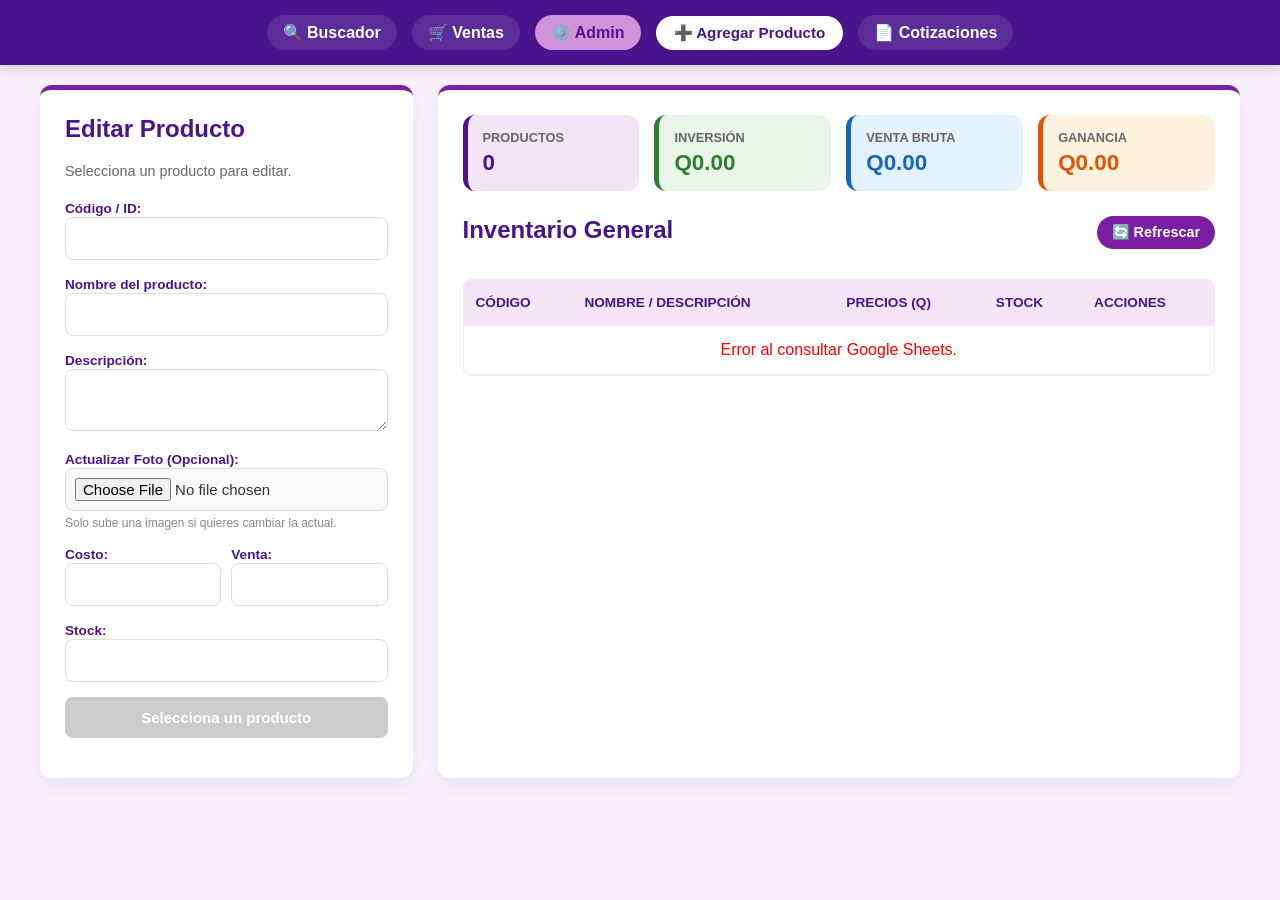
<file: admin.html>
<!DOCTYPE html>
<html lang="es">
<head>
  <meta charset="UTF-8">
  <meta name="viewport" content="width=device-width, initial-scale=1.0">
  <title>Kaizen - Administración</title>
  <link rel="stylesheet" href="styles.css">
</head>
<body>
  <nav>
    <div style="display: flex; justify-content: center; width: 100%; gap: 15px; align-items: center; flex-wrap: wrap;">
      <a href="index.html">🔍 Buscador</a>
      <a href="venta.html">🛒 Ventas</a>
      <a href="admin.html" style="background: var(--morado-claro); color: var(--morado-oscuro);">⚙️ Admin</a>
      <button onclick="abrirModalNuevoProducto()" style="background: #fff; color: var(--morado-oscuro); padding: 8px 18px; border-radius: 20px; margin: 0; width: auto; font-size: 0.95em;">
        ➕ Agregar Producto
      </button>
      <a href="Generador_Cotizaciones.html">📄 Cotizaciones</a>
    </div>
  </nav>

  <div class="container flex-2-col">
    <!-- Panel de Edición -->
    <div class="col-3 panel">
      <h2 id="titulo-form">Editar Producto</h2>
      <p style="font-size: 0.9em; color: #666; margin-bottom: 20px;">Selecciona un producto para editar.</p>
      
      <form id="form-editar" onsubmit="guardarEdicion(event)">
        <input type="hidden" id="prod-fila" value="">
        <input type="hidden" id="prod-imagen-actual" value=""> <!-- Para guardar la url si no suben foto nueva -->

        <label style="font-size: 0.85em; color: var(--morado-oscuro); font-weight: bold;">Código / ID:</label>
        <input type="text" id="prod-codigo" required>

        <label style="font-size: 0.85em; color: var(--morado-oscuro); font-weight: bold;">Nombre del producto:</label>
        <input type="text" id="prod-nombre" required>

        <label style="font-size: 0.85em; color: var(--morado-oscuro); font-weight: bold;">Descripción:</label>
        <textarea id="prod-desc" rows="2"></textarea>
        
        <!-- SELECCIONAR FOTO (FILE) -->
        <label style="font-size: 0.85em; color: var(--morado-oscuro); font-weight: bold;">Actualizar Foto (Opcional):</label>
        <input type="file" id="prod-file" accept="image/*">
        <p style="font-size: 0.75em; color: #888; margin-top: -10px; margin-bottom: 15px;">Solo sube una imagen si quieres cambiar la actual.</p>

        <div style="display: flex; gap: 10px;">
            <div style="flex: 1;">
                <label style="font-size: 0.85em; color: var(--morado-oscuro); font-weight: bold;">Costo:</label>
                <input type="number" id="prod-costo" step="0.01" required>
            </div>
            <div style="flex: 1;">
                <label style="font-size: 0.85em; color: var(--morado-oscuro); font-weight: bold;">Venta:</label>
                <input type="number" id="prod-precio" step="0.01" required>
            </div>
        </div>

        <label style="font-size: 0.85em; color: var(--morado-oscuro); font-weight: bold;">Stock:</label>
        <input type="number" id="prod-cantidad" required>

        <button type="submit" id="btn-submit" disabled>Selecciona un producto</button>
        <button type="button" onclick="cancelarEdicion()" class="btn-danger" style="display:none;" id="btn-cancelar">Cancelar</button>
      </form>
    </div>

    <!-- Tabla y Resumen -->
    <div class="col-7 panel">
      
      <!-- DASHBOARD DE TOTALES -->
      <div style="display: grid; grid-template-columns: repeat(auto-fit, minmax(140px, 1fr)); gap: 15px; margin-bottom: 25px;">
        <div style="background: #f3e5f5; padding: 15px; border-radius: 12px; border-left: 5px solid var(--morado-oscuro);">
          <p style="margin: 0; font-size: 0.8em; color: #666; font-weight: bold;">PRODUCTOS</p>
          <h3 id="metric-productos" style="margin: 5px 0 0 0; font-size: 1.4em; color: var(--morado-oscuro);">0</h3>
        </div>
        <div style="background: #e8f5e9; padding: 15px; border-radius: 12px; border-left: 5px solid #2e7d32;">
          <p style="margin: 0; font-size: 0.8em; color: #666; font-weight: bold;">INVERSIÓN</p>
          <h3 id="metric-costo" style="margin: 5px 0 0 0; font-size: 1.4em; color: #2e7d32;">Q0.00</h3>
        </div>
        <div style="background: #e3f2fd; padding: 15px; border-radius: 12px; border-left: 5px solid #1565c0;">
          <p style="margin: 0; font-size: 0.8em; color: #666; font-weight: bold;">VENTA BRUTA</p>
          <h3 id="metric-venta" style="margin: 5px 0 0 0; font-size: 1.4em; color: #1565c0;">Q0.00</h3>
        </div>
        <div style="background: #fff3e0; padding: 15px; border-radius: 12px; border-left: 5px solid #e65100;">
          <p style="margin: 0; font-size: 0.8em; color: #666; font-weight: bold;">GANANCIA</p>
          <h3 id="metric-ganancia" style="margin: 5px 0 0 0; font-size: 1.4em; color: #e65100;">Q0.00</h3>
        </div>
      </div>

      <div style="display: flex; justify-content: space-between; align-items: flex-start; margin-bottom: 15px;">
        <h2 style="margin-bottom: 5px;">Inventario General</h2>
        <button onclick="cargarDatos()" style="width: auto; padding: 8px 15px; font-size: 0.9em; border-radius: 20px;">🔄 Refrescar</button>
      </div>
      
      <div class="table-container">
        <table>
          <thead>
            <tr>
              <th>Código</th>
              <th>Nombre / Descripción</th>
              <th>Precios (Q)</th>
              <th>Stock</th>
              <th>Acciones</th>
            </tr>
          </thead>
          <tbody id="tabla-admin">
            <tr><td colspan="5" style="text-align: center; padding: 30px;">Cargando inventario...</td></tr>
          </tbody>
        </table>
      </div>
    </div>
  </div>

  <!-- MODAL CREAR CON UPLOAD -->
  <div id="modal-nuevo-producto" class="modal-overlay">
    <div class="modal-content" style="max-width: 500px; width: 95%; max-height: 90vh; overflow-y: auto; text-align: left;">
      <h2 style="color: var(--morado-oscuro); margin-bottom: 20px; text-align: center;">Registrar Nuevo Producto</h2>
      
      <form id="form-nuevo" onsubmit="guardarNuevoProducto(event)">
        <label style="font-size: 0.85em; color: var(--morado-oscuro); font-weight: bold;">Código / ID de Barras:</label>
        <input type="text" id="nuevo-codigo" required>

        <label style="font-size: 0.85em; color: var(--morado-oscuro); font-weight: bold;">Nombre del producto:</label>
        <input type="text" id="nuevo-nombre" required>

        <label style="font-size: 0.85em; color: var(--morado-oscuro); font-weight: bold;">Descripción:</label>
        <textarea id="nuevo-desc" rows="2"></textarea>

        <!-- SELECCIONAR FOTO (FILE) -->
        <label style="font-size: 0.85em; color: var(--morado-oscuro); font-weight: bold;">Subir Foto de tu Dispositivo:</label>
        <input type="file" id="nuevo-file" accept="image/*">

        <div style="display: flex; gap: 10px;">
            <div style="flex: 1;">
                <label style="font-size: 0.85em; color: var(--morado-oscuro); font-weight: bold;">Precio Costo:</label>
                <input type="number" id="nuevo-costo" step="0.01" required>
            </div>
            <div style="flex: 1;">
                <label style="font-size: 0.85em; color: var(--morado-oscuro); font-weight: bold;">Precio Venta:</label>
                <input type="number" id="nuevo-precio" step="0.01" required>
            </div>
        </div>

        <label style="font-size: 0.85em; color: var(--morado-oscuro); font-weight: bold;">Cantidad Inicial:</label>
        <input type="number" id="nuevo-cantidad" required>

        <div style="display: flex; gap: 10px; margin-top: 15px;">
            <button type="submit" id="btn-submit-nuevo" style="flex: 1;">💾 Guardar Producto</button>
            <button type="button" onclick="cerrarModalNuevoProducto()" class="btn-danger" style="flex: 1;">❌ Cancelar</button>
        </div>
      </form>
    </div>
  </div>

  <script src="admin.js"></script>
</body>
</html>
</file>
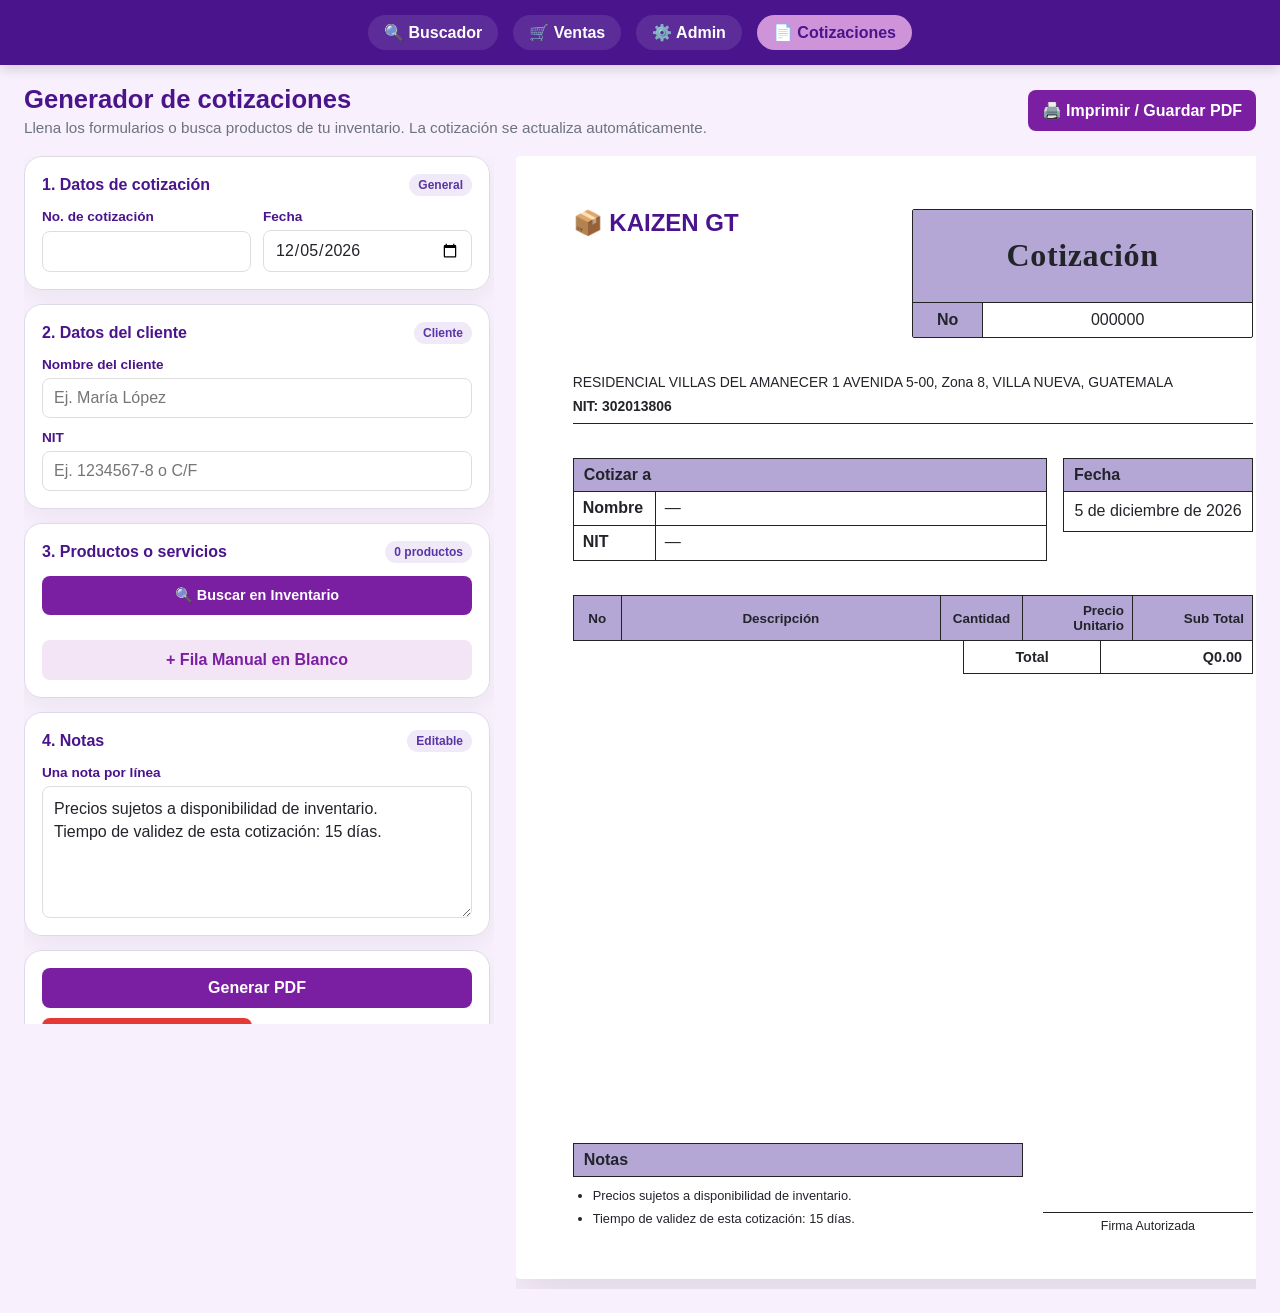
<file: Generador_Cotizaciones.html>
<!doctype html>
<html lang="es">
<head>
  <meta charset="utf-8" />
  <meta name="viewport" content="width=device-width, initial-scale=1" />
  <title>Kaizen - Cotizaciones</title>
  <style>
    :root {
      --purple: #8f72bd;
      --purple-dark: #5b34a5;
      --purple-soft: #efe9f8;
      --ink: #22242a;
      --muted: #6c7280;
      --border: #ded9e8;
      --surface: #ffffff;
      --page: #f5f3f8;
      --danger: #b42318;
      --shadow: 0 18px 50px rgba(46, 28, 74, .12);
    }

    * { box-sizing: border-box; }
    html { scroll-behavior: smooth; }
    body {
      margin: 0;
      font-family: 'Segoe UI', Tahoma, Geneva, Verdana, sans-serif;
      color: var(--ink);
      background-color: #f8f0fc;
    }

    /* Barra de Navegación Uniforme */
    nav {
      background-color: #4a148c;
      padding: 15px 20px;
      display: flex;
      justify-content: center;
      align-items: center;
      flex-wrap: wrap;
      gap: 15px;
      box-shadow: 0 4px 12px rgba(0,0,0,0.15);
      margin-bottom: 20px;
    }
    nav a {
      color: #ffffff; text-decoration: none;
      font-weight: bold; padding: 8px 16px;
      border-radius: 20px; transition: all 0.3s ease;
      background: rgba(255,255,255,0.1);
    }
    nav a:hover, nav a:active {
      background-color: #ce93d8;
      color: #4a148c;
      transform: translateY(-2px);
    }
    nav a.active {
       background-color: #ce93d8;
       color: #4a148c;
    }

    button, input, textarea { font: inherit; }
    button { cursor: pointer; }

    .app-shell {
      width: min(1500px, 100%);
      margin: 0 auto;
      padding: 0 24px 24px 24px;
    }

    .topbar {
      display: flex;
      align-items: center;
      justify-content: space-between;
      gap: 16px;
      margin-bottom: 20px;
    }

    .topbar h1 { margin: 0; font-size: clamp(1.35rem, 2vw, 2rem); color: #4a148c; }
    .topbar p { margin: 5px 0 0; color: var(--muted); font-size: .95rem; }

    .workspace {
      display: grid;
      grid-template-columns: minmax(360px, 470px) minmax(650px, 1fr);
      gap: 22px;
      align-items: start;
    }

    .editor {
      position: sticky;
      top: 16px;
      display: grid;
      gap: 14px;
      max-height: calc(100vh - 32px);
      overflow: auto;
      padding-right: 4px;
    }

    .panel {
      background: rgba(255, 255, 255, .94);
      border: 1px solid var(--border);
      border-radius: 18px;
      padding: 17px;
      box-shadow: 0 8px 24px rgba(46, 28, 74, .06);
    }

    .panel-title {
      display: flex;
      align-items: center;
      justify-content: space-between;
      gap: 10px;
      margin-bottom: 13px;
    }
    .panel-title h2 { margin: 0; font-size: 1rem; color: #4a148c;}
    .badge {
      color: var(--purple-dark);
      background: var(--purple-soft);
      border-radius: 999px;
      padding: 4px 9px;
      font-weight: 700;
      font-size: .75rem;
    }

    .field-grid { display: grid; grid-template-columns: 1fr 1fr; gap: 12px; }
    .field { display: grid; gap: 6px; }
    .field.full { grid-column: 1 / -1; }
    label { color: #4a148c; font-size: .85em; font-weight: 700; }
    input, textarea, select {
      width: 100%;
      border: 1px solid #ddd;
      background: #fff;
      border-radius: 8px;
      padding: 10px 11px;
      color: var(--ink);
      outline: none;
      transition: border-color .18s ease, box-shadow .18s ease;
    }
    input:focus, textarea:focus, select:focus {
      border-color: #7b1fa2;
      box-shadow: 0 0 0 3px rgba(123, 31, 162, 0.15);
    }
    textarea { min-height: 132px; resize: vertical; line-height: 1.45; }

    .products-editor { display: grid; gap: 10px; }
    .product-row {
      display: grid;
      grid-template-columns: minmax(0, 1fr) 80px 112px 36px;
      gap: 8px;
      align-items: end;
      padding: 11px;
      border: 1px solid var(--border);
      border-radius: 13px;
      background: #fbfafe;
    }
    .product-row .subtotal-mini {
      grid-column: 1 / -1;
      text-align: right;
      color: var(--purple-dark);
      font-weight: 800;
      font-size: .84rem;
    }
    .icon-btn {
      width: 36px;
      height: 40px;
      border: 0;
      border-radius: 10px;
      background: #fce8e6;
      color: var(--danger);
      font-size: 1.2rem;
      line-height: 1;
    }
    .icon-btn:disabled { opacity: .45; cursor: not-allowed; }

    .btn {
      border: 0;
      border-radius: 8px;
      padding: 11px 14px;
      font-weight: 800;
      transition: transform .15s ease, opacity .15s ease;
    }
    .btn:hover { transform: translateY(-2px); box-shadow: 0 4px 10px rgba(0,0,0,0.15); }
    .btn-primary { background: #7b1fa2; color: #fff; }
    .btn-soft { background: #f3e5f5; color: #7b1fa2; }
    .btn-outline { background: #fff; color: #7b1fa2; border: 1px solid #ce93d8; }
    .btn-danger { background: #e53935; color: #fff;}
    .btn-wide { width: 100%; }
    .actions { display: grid; grid-template-columns: 1fr 1fr; gap: 10px; }
    .actions .btn-primary { grid-column: 1 / -1; }

    /* Modal Catálogo */
    .modal-overlay {
      display: none; position: fixed; top: 0; left: 0; width: 100%; height: 100%;
      background: rgba(0,0,0,0.6); justify-content: center; align-items: center; z-index: 1000;
      padding: 20px; box-sizing: border-box; backdrop-filter: blur(4px);
    }
    .modal-content {
      background: var(--surface); padding: 30px; border-radius: 12px;
      width: 100%; max-width: 800px; max-height: 90vh; overflow-y: auto; text-align: left; box-shadow: 0 10px 40px rgba(0,0,0,0.2);
    }
    .modal-grid {
        display: grid; grid-template-columns: repeat(auto-fill, minmax(200px, 1fr)); gap: 15px; margin-top: 15px;
    }
    .modal-card {
        border: 1px solid #eee; border-radius: 8px; padding: 10px; text-align: center; cursor: pointer; transition: 0.2s; border-top: 4px solid #7b1fa2; background: #fff;
    }
    .modal-card:hover { transform: translateY(-3px); box-shadow: 0 5px 15px rgba(0,0,0,0.1);}
    .modal-card img { width: 100%; height: 120px; object-fit: cover; border-radius: 5px; margin-bottom: 10px;}

    .preview-wrap { overflow: auto; padding-bottom: 10px; }
    .quote-page {
      width: 210mm;
      min-height: 297mm;
      margin: 0 auto;
      background: #fff;
      box-shadow: var(--shadow);
      border-radius: 4px;
      padding: 14mm 15mm 12mm;
      display: flex;
      flex-direction: column;
      gap: 9mm;
    }

    .quote-header {
      display: grid;
      grid-template-columns: 1fr 1.06fr;
      gap: 18px;
      align-items: start;
    }
    .brand-logo { width: 170px; height: 170px; object-fit: contain; display: block; }
    .quote-title-box { border: 1.5px solid #222; border-radius: 2px; overflow: hidden; }
    .quote-title {
      background: #b4a7d6;
      min-height: 92px;
      display: grid;
      place-items: center;
      font-size: 2rem;
      font-weight: 800;
      letter-spacing: .02em;
      font-family: Georgia, "Times New Roman", serif;
    }
    .quote-number { display: grid; grid-template-columns: 70px 1fr; border-top: 1px solid #222; }
    .quote-number span { padding: 8px 10px; text-align: center; }
    .quote-number span:first-child { background: #b4a7d6; border-right: 1px solid #222; font-weight: 800; }

    .company-info {
      font-size: .87rem;
      line-height: 1.45;
      border-bottom: 1px solid #222;
      padding-bottom: 7px;
    }
    .company-info strong { display: block; margin-top: 4px; }

    .client-grid {
      display: grid;
      grid-template-columns: 1fr 190px;
      gap: 16px;
      align-items: start;
    }
    .box { border: 1px solid #222; }
    .box-title { background: #b4a7d6; font-weight: 800; padding: 7px 10px; border-bottom: 1px solid #222; }
    .info-row { display: grid; grid-template-columns: 82px 1fr; min-height: 34px; border-bottom: 1px solid #222; }
    .info-row:last-child { border-bottom: 0; }
    .info-row > div { padding: 7px 9px; }
    .info-row > div:first-child { border-right: 1px solid #222; font-weight: 700; }
    .date-box .date-value { padding: 10px; text-align: center; min-height: 39px; }

    .quote-table { width: 100%; border-collapse: collapse; table-layout: fixed; font-size: .84rem; }
    .quote-table th, .quote-table td { border: 1px solid #222; padding: 7px 8px; vertical-align: middle; }
    .quote-table th { background: #b4a7d6; text-align: center; }
    .quote-table .col-no { width: 48px; text-align: center; }
    .quote-table .col-qty { width: 82px; text-align: center; }
    .quote-table .col-price { width: 110px; text-align: right; }
    .quote-table .col-sub { width: 120px; text-align: right; }
    .quote-table td.desc { white-space: pre-wrap; overflow-wrap: anywhere; }
    .empty-products { color: #969aa5; text-align: center; font-style: italic; }

    .totals { display: flex; justify-content: flex-end; margin-top: -1px; }
    .totals-table { border-collapse: collapse; min-width: 290px; font-size: .9rem; }
    .totals-table td { border: 1px solid #222; padding: 8px 10px; }
    .totals-table td:first-child { font-weight: 800; text-align: center; }
    .totals-table td:last-child { font-weight: 900; text-align: right; }
    .tax-note { text-align: right; font-size: .78rem; margin-top: 5px; color: #4d515b; }

    .notes-signature {
      display: grid;
      grid-template-columns: minmax(0, 1.5fr) minmax(190px, .7fr);
      gap: 20px;
      align-items: end;
      margin-top: auto;
    }
    .notes-box { border-top: 1px solid #222; }
    .notes-title { background: #b4a7d6; border: 1px solid #222; border-top: 0; padding: 7px 10px; font-weight: 800; width: 100%; }
    .notes-list { margin: 10px 0 0; padding-left: 20px; font-size: .8rem; line-height: 1.48; }
    .notes-list li { margin-bottom: 4px; }
    .signature-box { text-align: center; }
    .signature-img { width: 150px; max-height: 80px; object-fit: contain; mix-blend-mode: multiply; }
    .signature-name { border-top: 1px solid #222; padding-top: 6px; font-size: .78rem; }

    .contact-footer {
      display: grid;
      grid-template-columns: 1fr 1fr;
      gap: 16px;
      margin-top: 2mm;
      font-size: .82rem;
    }
    .contact-item { display: flex; align-items: center; justify-content: center; gap: 9px; }
    .contact-item img { width: 26px; height: 26px; object-fit: contain; }
    .thanks { text-align: center; margin-top: 4mm; font-size: .8rem; color: #4f535e; }

    .saved-indicator {
      opacity: 0;
      transition: opacity .2s ease;
      color: var(--purple-dark);
      font-size: .8rem;
      font-weight: 700;
      text-align: center;
      margin-top: 6px;
    }
    .saved-indicator.show { opacity: 1; }

    @media (max-width: 1180px) {
      .workspace { grid-template-columns: 1fr; }
      .editor { position: static; max-height: none; overflow: visible; }
      .preview-wrap { border-top: 1px solid var(--border); padding-top: 20px; }
    }

    @media (max-width: 650px) {
      .app-shell { padding: 12px; }
      .topbar { align-items: flex-start; flex-direction: column; }
      .field-grid { grid-template-columns: 1fr; }
      .field.full { grid-column: auto; }
      .product-row { grid-template-columns: minmax(0, 1fr) 76px 100px 36px; }
      .actions { grid-template-columns: 1fr; }
      .actions .btn-primary { grid-column: auto; }
      .preview-wrap { margin-inline: -12px; padding-inline: 12px; }
      .quote-page { transform-origin: top left; }
    }

    @media print {
      @page { size: A4; margin: 0; }
      body { background: #fff; }
      nav, .topbar, .editor { display: none !important; }
      .app-shell { width: auto; margin: 0; padding: 0; }
      .workspace { display: block; }
      .preview-wrap { overflow: visible; padding: 0; }
      .quote-page {
        width: 210mm;
        min-height: 297mm;
        margin: 0;
        padding: 12mm 14mm 10mm;
        box-shadow: none;
        border-radius: 0;
      }
      .quote-table tr, .notes-signature { break-inside: avoid; page-break-inside: avoid; }
    }
  </style>
</head>
<body>
  <nav>
    <div style="display: flex; justify-content: center; width: 100%; gap: 15px; align-items: center; flex-wrap: wrap;">
      <a href="index.html">🔍 Buscador</a>
      <a href="venta.html">🛒 Ventas</a>
      <a href="admin.html">⚙️ Admin</a>
      <a href="Generador_Cotizaciones.html" class="active">📄 Cotizaciones</a>
    </div>
  </nav>

  <main class="app-shell">
    <div class="topbar">
      <div>
        <h1>Generador de cotizaciones</h1>
        <p>Llena los formularios o busca productos de tu inventario. La cotización se actualiza automáticamente.</p>
      </div>
      <button class="btn btn-primary" id="printTop">🖨️ Imprimir / Guardar PDF</button>
    </div>

    <section class="workspace">
      <aside class="editor" aria-label="Formulario de cotización">
        <section class="panel">
          <div class="panel-title">
            <h2>1. Datos de cotización</h2>
            <span class="badge">General</span>
          </div>
          <div class="field-grid">
            <div class="field">
              <label for="quoteNumber">No. de cotización</label>
              <input id="quoteNumber" type="text" inputmode="numeric" autocomplete="off" />
            </div>
            <div class="field">
              <label for="quoteDate">Fecha</label>
              <input id="quoteDate" type="date" />
            </div>
          </div>
        </section>

        <section class="panel">
          <div class="panel-title">
            <h2>2. Datos del cliente</h2>
            <span class="badge">Cliente</span>
          </div>
          <div class="field-grid">
            <div class="field full">
              <label for="clientName">Nombre del cliente</label>
              <input id="clientName" type="text" placeholder="Ej. María López" autocomplete="name" />
            </div>
            <div class="field full">
              <label for="clientNit">NIT</label>
              <input id="clientNit" type="text" placeholder="Ej. 1234567-8 o C/F" autocomplete="off" />
            </div>
          </div>
        </section>

        <section class="panel">
          <div class="panel-title">
            <h2>3. Productos o servicios</h2>
            <span class="badge" id="productCountBadge">0 productos</span>
          </div>
          
          <!-- Botón para abrir catálogo -->
          <button class="btn btn-primary btn-wide" type="button" onclick="abrirModalCatalogo()" style="margin-bottom: 15px; font-size: 0.9em;">
            🔍 Buscar en Inventario
          </button>

          <div id="productsEditor" class="products-editor"></div>
          <button class="btn btn-soft btn-wide" id="addProduct" type="button" style="margin-top:10px;">+ Fila Manual en Blanco</button>
        </section>

        <section class="panel">
          <div class="panel-title">
            <h2>4. Notas</h2>
            <span class="badge">Editable</span>
          </div>
          <div class="field">
            <label for="notes">Una nota por línea</label>
            <textarea id="notes">Precios sujetos a disponibilidad de inventario.
Tiempo de validez de esta cotización: 15 días.</textarea>
          </div>
        </section>

        <section class="panel">
          <div class="actions">
            <button class="btn btn-primary" id="printBtn" type="button">Generar PDF</button>
            <button class="btn btn-outline" id="saveBtn" type="button" style="display:none;">Guardar borrador</button>
            <button class="btn btn-danger" id="newBtn" type="button">Limpiar Todo</button>
          </div>
          <div id="savedIndicator" class="saved-indicator">Borrador guardado en este dispositivo.</div>
        </section>
      </aside>

      <div class="preview-wrap">
        <article id="quotePreview" class="quote-page" aria-label="Vista previa de la cotización">
          <header class="quote-header">
            <div style="font-size: 24px; font-weight: bold; color: #4a148c;">
              📦 KAIZEN GT
            </div>
            <div class="quote-title-box">
              <div class="quote-title">Cotización</div>
              <div class="quote-number"><span>No</span><span id="pvQuoteNumber">2026001</span></div>
            </div>
          </header>

          <section class="company-info">
            RESIDENCIAL VILLAS DEL AMANECER 1 AVENIDA 5-00, Zona 8, VILLA NUEVA, GUATEMALA<br>
            <strong>NIT: 302013806</strong>
          </section>

          <section class="client-grid">
            <div class="box">
              <div class="box-title">Cotizar a</div>
              <div class="info-row"><div>Nombre</div><div id="pvClientName">—</div></div>
              <div class="info-row"><div>NIT</div><div id="pvClientNit">—</div></div>
            </div>
            <div class="box date-box">
              <div class="box-title">Fecha</div>
              <div class="date-value" id="pvQuoteDate">—</div>
            </div>
          </section>

          <section>
            <table class="quote-table">
              <thead>
                <tr>
                  <th class="col-no">No</th>
                  <th>Descripción</th>
                  <th class="col-qty">Cantidad</th>
                  <th class="col-price">Precio Unitario</th>
                  <th class="col-sub">Sub Total</th>
                </tr>
              </thead>
              <tbody id="pvProducts"></tbody>
            </table>
            <div class="totals">
              <table class="totals-table">
                <tr><td>Total</td><td id="pvTotal">Q0.00</td></tr>
              </table>
            </div>
          </section>

          <section class="notes-signature">
            <div class="notes-box">
              <div class="notes-title">Notas</div>
              <ul id="pvNotes" class="notes-list"></ul>
            </div>
            <div class="signature-box">
              <div style="height: 60px;"></div> <!-- Espacio para firma -->
              <div class="signature-name">Firma Autorizada</div>
            </div>
          </section>
        </article>
      </div>
    </section>
  </main>

  <!-- Modal Catálogo para Cotización -->
  <div id="modal-catalogo" class="modal-overlay">
    <div class="modal-content">
      <div style="display: flex; justify-content: space-between; align-items: center; margin-bottom: 15px;">
        <h2 style="margin: 0; color: var(--morado-oscuro);">Inventario Kaizen</h2>
        <button onclick="cerrarModalCatalogo()" class="btn-danger" style="width: auto; padding: 8px 15px; margin: 0; border-radius: 20px;">✖ Cerrar</button>
      </div>
      <input type="text" id="buscador-modal" placeholder="Buscar por Nombre o Código..." onkeyup="filtrarModal()" style="font-size: 1em; padding: 10px;">
      <p id="resumen-modal" style="color: #666; font-size: 0.9em; margin-bottom: 0;">Cargando base de datos...</p>
      
      <div class="modal-grid" id="grid-modal">
        <!-- Productos aquí -->
      </div>
    </div>
  </div>

  <script>
    // URL DE TU APPS SCRIPT
    const API_URL = "https://script.google.com/macros/s/AKfycbzfLRPDIGziFyZEzNRjDs54iOb51f_byKxoeaN8JhEEmq5qF6z96oFgLxIYrtpmlNCV/exec";
    
    // VARIABLES GLOBALES
    let inventario = [];
    let itemsCotizacion = []; // Array de objetos { desc, qty, price }

    // ELEMENTOS DEL DOM
    const editor = document.getElementById('productsEditor');
    const btnAdd = document.getElementById('addProduct');
    const pvProducts = document.getElementById('pvProducts');
    const pvTotal = document.getElementById('pvTotal');
    const productCountBadge = document.getElementById('productCountBadge');

    // Inicializar la fecha de hoy
    document.addEventListener("DOMContentLoaded", () => {
        document.getElementById('quoteDate').valueAsDate = new Date();
        actualizarVistaPreviaGeneral();
        cargarInventario();
    });

    // ==========================================
    // INVENTARIO API
    // ==========================================
    async function cargarInventario() {
        try {
            const res = await fetch(API_URL, { 
                method: "POST", 
                body: JSON.stringify({ accion: "leer" }),
                headers: { "Content-Type": "text/plain;charset=utf-8" }
            });
            const data = await res.json();
            inventario = data.datos || [];
            document.getElementById('resumen-modal').innerText = `Mostrando ${inventario.length} producto(s)`;
        } catch(e) {
            document.getElementById('resumen-modal').innerText = "Error al cargar inventario.";
        }
    }

    function abrirModalCatalogo() {
        document.getElementById("modal-catalogo").style.display = "flex";
        filtrarModal();
    }
    function cerrarModalCatalogo() {
        document.getElementById("modal-catalogo").style.display = "none";
    }

    function filtrarModal() {
        const txt = document.getElementById("buscador-modal").value.toLowerCase();
        const filtrados = inventario.filter(p => String(p.nombre).toLowerCase().includes(txt) || String(p.id).toLowerCase().includes(txt));
        
        document.getElementById("grid-modal").innerHTML = filtrados.map(p => {
            const imgHtml = p.imagen ? `<img src="${p.imagen}">` : `<div style="width: 100%; height: 120px; background: #eee; display:flex; align-items:center; justify-content:center; color:#999; margin-bottom:10px;">Sin Foto</div>`;
            return `
            <div class="modal-card" onclick="agregarProductoDesdeCatalogo('${p.nombre.replace(/'/g, "\'")}', ${p.precio})">
                ${imgHtml}
                <div style="font-weight: bold; font-size: 0.9em; margin-bottom: 5px;">${p.nombre}</div>
                <div style="color: #2e7d32; font-weight:bold;">Q${p.precio.toFixed(2)}</div>
            </div>`;
        }).join("");
    }

    // ==========================================
    // LOGICA COTIZACION EDITOR
    // ==========================================
    function agregarProductoDesdeCatalogo(nombre, precio) {
        itemsCotizacion.push({ desc: nombre, qty: 1, price: precio });
        renderizarEditor();
        cerrarModalCatalogo();
    }

    btnAdd.addEventListener('click', () => {
        itemsCotizacion.push({ desc: "", qty: 1, price: 0 });
        renderizarEditor();
    });

    function eliminarItem(index) {
        itemsCotizacion.splice(index, 1);
        renderizarEditor();
    }

    function actualizarDatosItem(index, campo, valor) {
        if(campo === 'qty') itemsCotizacion[index].qty = Math.max(1, parseInt(valor) || 0);
        if(campo === 'price') itemsCotizacion[index].price = parseFloat(valor) || 0;
        if(campo === 'desc') itemsCotizacion[index].desc = valor;
        renderizarEditor(false); // false = No recrear inputs para no perder foco, solo actualizar totales visuales
    }

    function renderizarEditor(recrearDOM = true) {
        if(recrearDOM) {
            editor.innerHTML = itemsCotizacion.map((item, i) => `
                <div class="product-row">
                    <div class="field">
                        <label>Descripción</label>
                        <input type="text" value="${item.desc}" oninput="actualizarDatosItem(${i}, 'desc', this.value)" placeholder="Nombre del producto">
                    </div>
                    <div class="field">
                        <label>Cant.</label>
                        <input type="number" min="1" value="${item.qty}" oninput="actualizarDatosItem(${i}, 'qty', this.value)">
                    </div>
                    <div class="field">
                        <label>Precio Unit.</label>
                        <input type="number" step="0.01" value="${item.price}" oninput="actualizarDatosItem(${i}, 'price', this.value)">
                    </div>
                    <button type="button" class="icon-btn" onclick="eliminarItem(${i})" title="Eliminar fila">✖</button>
                    <div class="subtotal-mini">Sub: Q${(item.qty * item.price).toFixed(2)}</div>
                </div>
            `).join("");
        } else {
            // Actualizar subtotales mini sin reconstruir HTML (para no perder el cursor en el input)
            const subtotalesMini = document.querySelectorAll('.subtotal-mini');
            itemsCotizacion.forEach((item, i) => {
                if(subtotalesMini[i]) subtotalesMini[i].innerText = `Sub: Q${(item.qty * item.price).toFixed(2)}`;
            });
        }
        
        productCountBadge.innerText = `${itemsCotizacion.length} producto(s)`;
        actualizarVistaPreviaTabla();
    }

    // ==========================================
    // LOGICA VISTA PREVIA
    // ==========================================
    const inpNum = document.getElementById('quoteNumber');
    const inpDate = document.getElementById('quoteDate');
    const inpName = document.getElementById('clientName');
    const inpNit = document.getElementById('clientNit');
    const inpNotes = document.getElementById('notes');

    function actualizarVistaPreviaGeneral() {
        document.getElementById('pvQuoteNumber').innerText = inpNum.value || "000000";
        document.getElementById('pvClientName').innerText = inpName.value || "—";
        document.getElementById('pvClientNit').innerText = inpNit.value || "—";
        
        const d = inpDate.value ? new Date(inpDate.value) : new Date();
        document.getElementById('pvQuoteDate').innerText = d.toLocaleDateString('es-GT', { year: 'numeric', month: 'long', day: 'numeric', timeZone: 'UTC' });

        const arrNotas = inpNotes.value.split('\n').filter(n => n.trim() !== "");
        document.getElementById('pvNotes').innerHTML = arrNotas.length > 0 
            ? arrNotas.map(n => `<li>${n}</li>`).join("") 
            : "<li>Sin notas adicionales</li>";
    }

    // Escuchar eventos en los inputs generales
    [inpNum, inpDate, inpName, inpNit, inpNotes].forEach(el => {
        el.addEventListener('input', actualizarVistaPreviaGeneral);
    });

    function actualizarVistaPreviaTabla() {
        let granTotal = 0;
        if(itemsCotizacion.length === 0) {
            pvProducts.innerHTML = `<tr><td colspan="5" class="empty-products">Añade productos para generar la cotización.</td></tr>`;
            pvTotal.innerText = "Q0.00";
            return;
        }

        pvProducts.innerHTML = itemsCotizacion.map((item, i) => {
            const sub = item.qty * item.price;
            granTotal += sub;
            return `
            <tr>
                <td class="col-no">${i+1}</td>
                <td class="desc">${item.desc || "..."}</td>
                <td class="col-qty">${item.qty}</td>
                <td class="col-price">Q${item.price.toFixed(2)}</td>
                <td class="col-sub">Q${sub.toFixed(2)}</td>
            </tr>`;
        }).join("");

        pvTotal.innerText = `Q${granTotal.toFixed(2)}`;
    }

    // ==========================================
    // BOTONES ACCION
    // ==========================================
    document.getElementById('newBtn').addEventListener('click', () => {
        if(confirm("¿Seguro que deseas borrar toda la cotización actual?")) {
            inpNum.value = "";
            inpName.value = "";
            inpNit.value = "";
            itemsCotizacion = [];
            renderizarEditor();
            actualizarVistaPreviaGeneral();
        }
    });

    const fPrint = () => window.print();
    document.getElementById('printBtn').addEventListener('click', fPrint);
    document.getElementById('printTop').addEventListener('click', fPrint);

  </script>
</body>
</html>
</file>
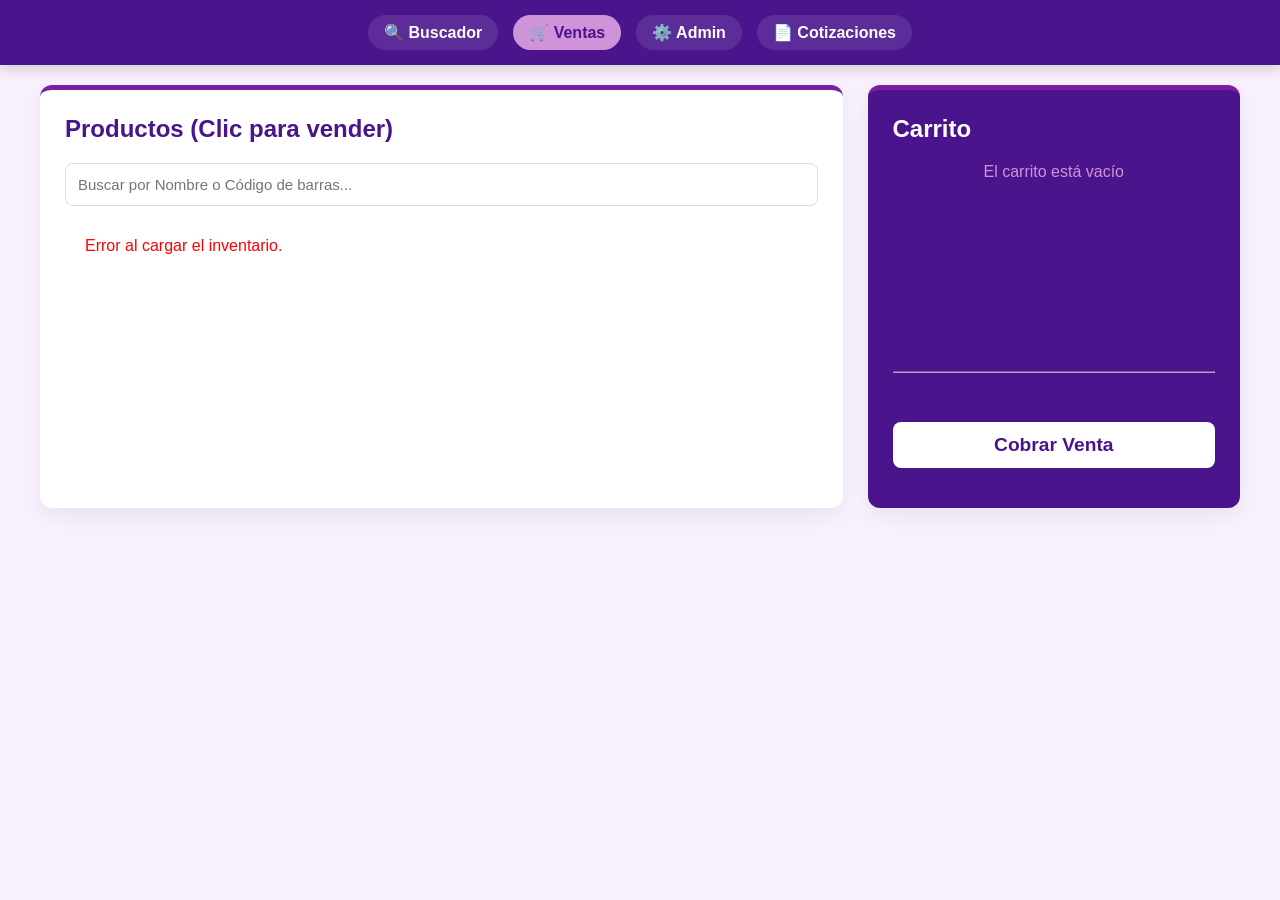
<file: venta.html>
<!DOCTYPE html>
<html lang="es">
<head>
  <meta charset="UTF-8">
  <meta name="viewport" content="width=device-width, initial-scale=1.0">
  <title>Kaizen - Punto de Venta</title>
  <link rel="stylesheet" href="styles.css">
</head>
<body>
  <nav>
    <div style="display: flex; justify-content: center; width: 100%; gap: 15px; align-items: center; flex-wrap: wrap;">
      <a href="index.html">🔍 Buscador</a>
      <a href="venta.html" style="background: var(--morado-claro); color: var(--morado-oscuro);">🛒 Ventas</a>
      <a href="admin.html">⚙️ Admin</a>
      <a href="Generador_Cotizaciones.html">📄 Cotizaciones</a>
    </div>
  </nav>

  <div class="container flex-2-col">
    <!-- Panel Catálogo -->
    <div class="col-7 panel">
      <h2>Productos (Clic para vender)</h2>
      <input type="text" id="buscador" placeholder="Buscar por Nombre o Código de barras..." onkeyup="filtrar()">
      <div class="grid-productos" id="grid"></div>
    </div>

    <!-- Panel Carrito -->
    <div class="col-3 panel" style="background: var(--morado-oscuro); color: white;">
      <h2 style="color: white; margin-top: 0;">Carrito</h2>
      <div id="carrito-lista" style="min-height: 200px;">
        <p style="text-align: center; color: #ce93d8;">El carrito está vacío</p>
      </div>
      <hr style="border-color: var(--morado-claro);">
      <h3>Total: Q<span id="total">0.00</span></h3>
      <button onclick="cobrar()" style="background: white; color: var(--morado-oscuro); font-size: 1.2em;">Cobrar Venta</button>
    </div>
  </div>

  <!-- Modal para seleccionar cantidad -->
  <div id="modal-cantidad" class="modal-overlay">
    <div class="modal-content">
      <h2 id="modal-titulo" style="color: var(--morado-oscuro); margin-top: 0;">Producto</h2>
      <p style="color: #666; font-weight: bold;">Stock disponible: <span id="modal-stock"></span></p>
      <label for="modal-input-cant" style="display:block; margin-bottom: 5px; text-align:left; font-size: 0.9em; font-weight:bold;">Cantidad a vender:</label>
      <input type="number" id="modal-input-cant" value="1" min="1" style="text-align:center; font-size:1.2em;">
      <div class="flex-botones" style="margin-top: 15px;">
        <button onclick="confirmarAgregar()">Añadir</button>
        <button onclick="cerrarModal()" class="btn-danger">Cancelar</button>
      </div>
    </div>
  </div>

  <script src="venta.js"></script>
</body>
</html>
</file>
<file: styles.css>
:root {
  --morado-oscuro: #4a148c;
  --morado-medio: #7b1fa2;
  --morado-claro: #ce93d8;
  --lila-fondo: #f8f0fc;
  --blanco: #ffffff;
  --texto: #333333;
  --border-radius: 12px;
}
body { font-family: 'Segoe UI', Tahoma, Geneva, Verdana, sans-serif; margin: 0; padding: 0; background-color: var(--lila-fondo); color: var(--texto); }
nav { background-color: var(--morado-oscuro); padding: 15px 20px; display: flex; justify-content: center; align-items: center; flex-wrap: wrap; gap: 15px; box-shadow: 0 4px 12px rgba(0,0,0,0.15); }
nav a { color: var(--blanco); text-decoration: none; font-weight: bold; padding: 8px 16px; border-radius: 20px; transition: all 0.3s ease; background: rgba(255,255,255,0.1); }
nav a:hover, nav a:active { background-color: var(--morado-claro); color: var(--morado-oscuro); transform: translateY(-2px); }
.container { padding: 20px; max-width: 1200px; margin: 0 auto; }
.panel { background: var(--blanco); padding: 25px; border-radius: var(--border-radius); box-shadow: 0 8px 20px rgba(0,0,0,0.06); margin-bottom: 25px; border-top: 5px solid var(--morado-medio); }
h1, h2, h3 { color: var(--morado-oscuro); margin-top: 0; }
input, textarea, button { width: 100%; padding: 12px; margin-bottom: 15px; border: 1px solid #ddd; border-radius: 8px; box-sizing: border-box; font-size: 15px; transition: all 0.3s ease; }
input[type="file"] { padding: 9px; background: #f9f9f9; }
input:focus, textarea:focus { outline: none; border-color: var(--morado-medio); box-shadow: 0 0 0 3px rgba(123, 31, 162, 0.15); }
button { background-color: var(--morado-medio); color: var(--blanco); border: none; cursor: pointer; font-weight: bold; border-radius: 8px; transition: all 0.3s ease; }
button:hover { background-color: var(--morado-oscuro); transform: translateY(-2px); box-shadow: 0 4px 10px rgba(0,0,0,0.15); }
button:disabled { background-color: #ccc; cursor: not-allowed; transform: none; box-shadow: none; }
button.btn-danger { background-color: #e53935; }
button.btn-danger:hover { background-color: #c62828; }
button.btn-edit { background-color: #ffca28; color: #333; }
button.btn-edit:hover { background-color: #ffb300; }
.table-container { overflow-x: auto; border-radius: 8px; border: 1px solid #eee; }
table { width: 100%; border-collapse: collapse; background: white; }
th, td { border-bottom: 1px solid #eee; padding: 15px 12px; text-align: left; }
th { background-color: #f3e5f5; color: var(--morado-oscuro); font-weight: bold; text-transform: uppercase; font-size: 0.85em; }
tbody tr { transition: background 0.2s ease; }
tbody tr:hover { background-color: #fafafa; }
.flex-2-col { display: flex; gap: 25px; }
.col-7 { flex: 7; }
.col-3 { flex: 3; }
.modal-overlay { display: none; position: fixed; top: 0; left: 0; width: 100%; height: 100%; background: rgba(0,0,0,0.6); justify-content: center; align-items: center; z-index: 1000; padding: 20px; box-sizing: border-box; backdrop-filter: blur(4px); }
.modal-content { background: var(--blanco); padding: 30px; border-radius: var(--border-radius); width: 100%; max-width: 350px; text-align: center; box-shadow: 0 10px 40px rgba(0,0,0,0.2); }
.grid-productos { display: grid; grid-template-columns: repeat(auto-fill, minmax(220px, 1fr)); gap: 20px; }
.card { background: var(--blanco); border: 1px solid #eee; border-radius: var(--border-radius); padding: 15px; text-align: center; border-top: 5px solid var(--morado-medio); transition: all 0.3s ease; display: flex; flex-direction: column; justify-content: space-between; box-shadow: 0 4px 6px rgba(0,0,0,0.05); }
.card:hover { transform: translateY(-5px); box-shadow: 0 10px 20px rgba(0,0,0,0.1); }
.badge { background-color: var(--lila-fondo); color: var(--morado-oscuro); padding: 6px 12px; border-radius: 20px; font-size: 0.85em; font-weight: bold; display: inline-block; margin-top: 5px; }
.flex-botones { display: flex; gap: 10px; }
@media (max-width: 768px) { .flex-2-col { flex-direction: column; } .grid-productos { grid-template-columns: repeat(auto-fill, minmax(160px, 1fr)); } .col-7.panel { padding: 15px; } }
</file>
